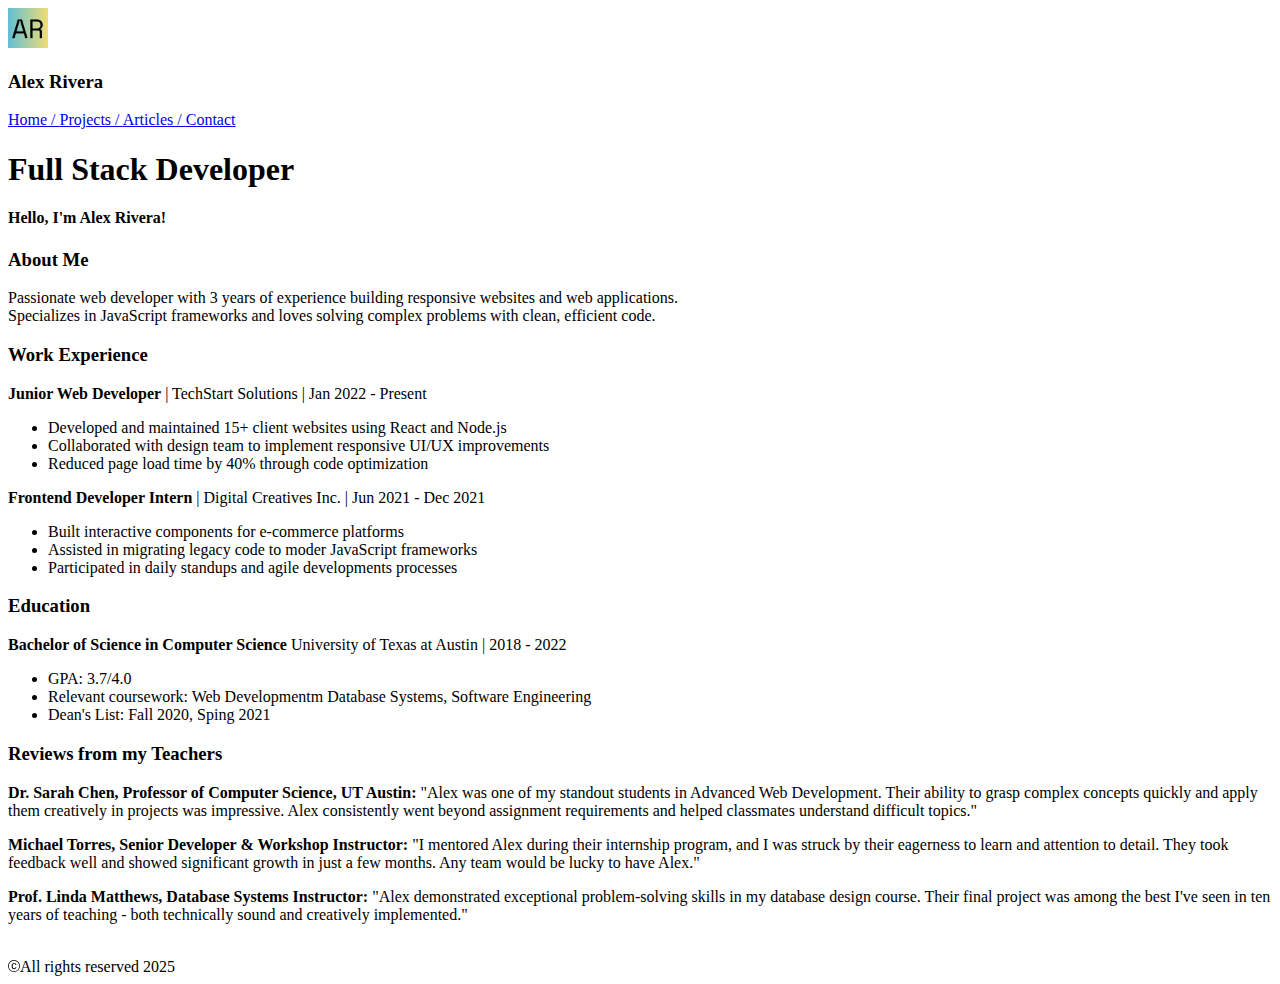
<file: index.html>
<!DOCTYPE html>
<html lang="en">
<head>
    
    <meta charset="UTF-8">
    <meta name="viewport" content="width=device-width, initial-scale=1.0">
    <!--SEO meta tags-->
    <meta name="description" content="Basic Page/CV of Alex Rivera">
    <meta name="author" content="Victoria Andrade">
    <meta name="robots" content="index, follow">
    <title>Full Stack Web Developer - Basic Webpage</title>

    <!--OG tags (social media)-->
    <meta property="og:title" content="Alex Rivera Basic Webpage">
    <meta property="og:description" content="View my professional experience, projects, and skills">
    <meta property="og:type" content="website">

    <!--Favicon-->
    <link rel="icon" type='image/png' href="Alex Rivera.png">

    <!--Future Styles-->
    <!-- <link rel='stylesheet' href='styles.css'> -->
</head>
<body>
    <header>
        <img src="Alex Rivera.png" alt="Alex Rivera Logo" height="40px" width="40px">
        <h3>Alex Rivera</h3>
        <nav>
            <p><a href="index.html">Home / </a><a href="projects.html">Projects / </a>
            <a href="articles.html">Articles / </a><a href="contact.html">Contact</a></p>
        </nav>
    </header>
    <main>
        <div>
            <h1>Full Stack Developer</h1>
            <h4>Hello, I'm Alex Rivera!</h4>  
        </div>

        <div>
            <h3>About Me</h3>
            <p>Passionate web developer with 3 years of experience building responsive websites
             and web applications.<br/>Specializes in JavaScript frameworks and loves solving complex 
             problems with clean, efficient code.</p>
        </div>

        <div>
            <h3>Work Experience</h3>
            <div>
                <p><strong>Junior Web Developer</strong> | TechStart Solutions | 
                Jan 2022 - Present</p>
                <ul>
                    <li>Developed and maintained 15+ client websites using React and Node.js</li>
                    <li>Collaborated with design team to implement responsive UI/UX improvements</li>
                    <li>Reduced page load time by 40% through code optimization</li>
                </ul>   
            </div>
            <div>
              <p><strong>Frontend Developer Intern</strong> | Digital Creatives Inc. | 
                Jun 2021 - Dec 2021</p>
                <ul>
                    <li>Built interactive components for e-commerce platforms</li>
                    <li>Assisted in migrating legacy code to moder JavaScript frameworks</li>
                    <li>Participated in daily standups and agile developments processes</li>
                </ul>   
            </div>

        </div>

        <div>
            <h3>Education</h3>
            <p><strong>Bachelor of Science in Computer Science</strong>
            University of Texas at Austin | 2018 - 2022</p>
            <ul>
                <li>GPA: 3.7/4.0</li>
                <li>Relevant coursework: Web Developmentm Database Systems, Software Engineering</li>
                <li>Dean's List: Fall 2020, Sping 2021</li>
            </ul>
        </div>

        <div>
            <h3>Reviews from my Teachers</h3>
            <div>
                <p><strong>Dr. Sarah Chen, Professor of Computer Science, UT Austin:</strong>        
                "Alex was one of my standout students in Advanced Web Development. Their ability to grasp 
                complex concepts quickly and apply them creatively in projects was impressive. Alex consistently 
                went beyond assignment requirements and helped classmates understand difficult topics."</p>

                <p><strong>Michael Torres, Senior Developer & Workshop Instructor:</strong>        
                "I mentored Alex during their internship program, and I was struck by their eagerness to learn and 
                attention to detail. They took feedback well and showed significant growth in just a few months. Any 
                team would be lucky to have Alex."</p>

                <p><strong>Prof. Linda Matthews, Database Systems Instructor:</strong>        
                "Alex demonstrated exceptional problem-solving skills in my database design course. Their final project 
                was among the best I've seen in ten years of teaching - both technically sound and creatively implemented."</p>
            </div>
        </div>
        <br>
    </main>
    <footer>
        <svg xmlns="http://www.w3.org/2000/svg" width="12" height="12" fill="currentColor" class="bi bi-c-circle" viewBox="0 0 16 16">
            <path d="M1 8a7 7 0 1 0 14 0A7 7 0 0 0 1 8m15 0A8 8 0 1 1 0 8a8 8 0 0 1 16 0M8.146 4.992c-1.212 0-1.927.92-1.927 2.502v1.06c0 1.571.703 2.462 1.927 2.462.979 0 1.641-.586 1.729-1.418h1.295v.093c-.1 1.448-1.354 2.467-3.03 2.467-2.091 0-3.269-1.336-3.269-3.603V7.482c0-2.261 1.201-3.638 3.27-3.638 1.681 0 2.935 1.054 3.029 2.572v.088H9.875c-.088-.879-.768-1.512-1.729-1.512"/>
        </svg>All rights reserved 2025
    </footer>
    
</body>
</html>
</file>
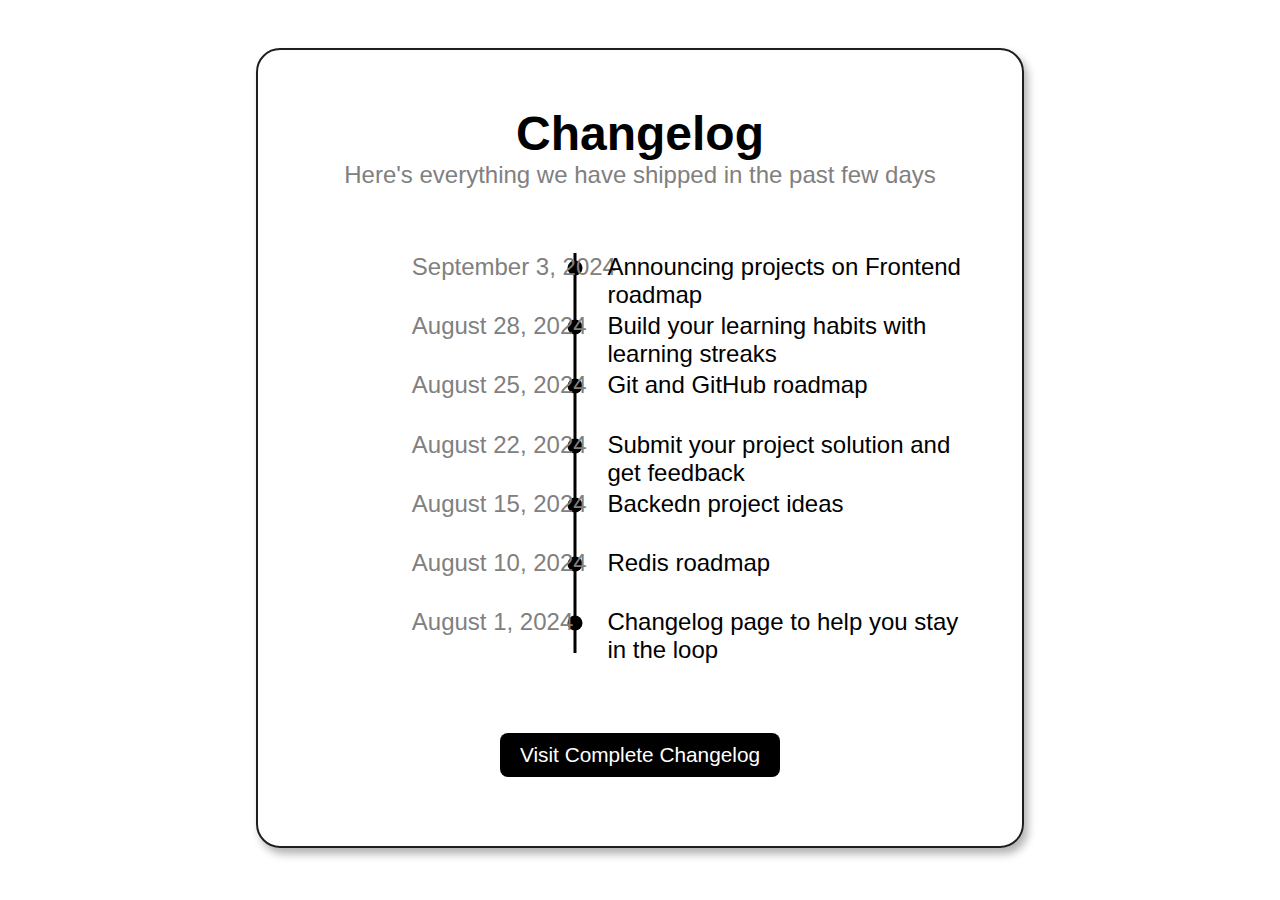
<file: Frontend Projects/Changelog Component/index.html>
<!DOCTYPE html>
<html lang="en">
<head>
    <meta charset="UTF-8">
    <meta name="viewport" content="width=device-width, initial-scale=1.0">
    <title>Changelog Component</title>

    <link rel="stylesheet" href="styles.css">
</head>
<body>
    <div class="main-container">
        <header>
            <h1>Changelog</h1>
            <p>Here's everything we have shipped in the past few days</p>
        </header>

        <main>
            <div class="container">
                <div class="content">
                    <p class="date">September 3, 2024</p>
                    <p class="change">Announcing projects on Frontend roadmap</p>
                </div>

                <div class="content">
                    <p class="date">August 28, 2024</p>
                    <p class="change">Build your learning habits with learning streaks</p>
                </div>

                <div class="content">
                    <p class="date">August 25, 2024</p>
                    <p class="change">Git and GitHub roadmap</p>
                </div>

                <div class="content">
                    <p class="date">August 22, 2024</p>
                    <p class="change">Submit your project solution and get feedback</p>
                </div>

                <div class="content">
                    <p class="date">August 15, 2024</p>
                    <p class="change">Backedn project ideas</p>
                </div>

                <div class="content">
                    <p class="date">August 10, 2024</p>
                    <p class="change">Redis roadmap</p>
                </div>

                <div class="content">
                    <p class="date">August 1, 2024</p>
                    <p class="change">Changelog page to help you stay in the loop</p>
                </div>
            </div>

            <button>Visit Complete Changelog</button>
        </main>
    </div>
    
    
</body>
</html>
</file>
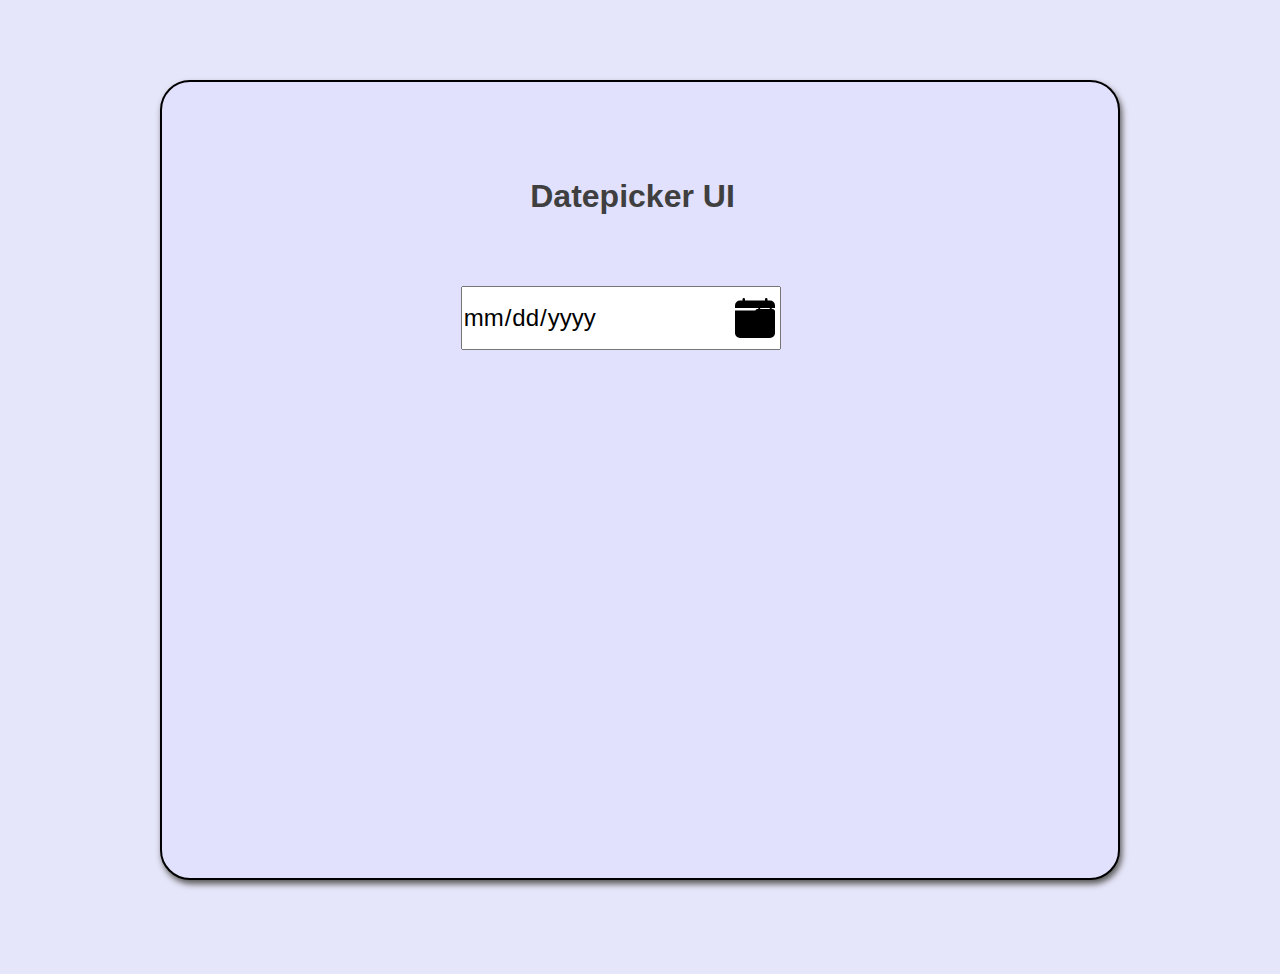
<file: Frontend Projects/Datepicker UI/index.html>
<!DOCTYPE html>
<html lang="en">
<head>
    <meta charset="UTF-8">
    <meta name="viewport" content="width=device-width, initial-scale=1.0">
    <title>Datepicker UI</title>
    <link rel="stylesheet" href="styles.css">
</head>
<body>
    <main>
        <div class="main-container">
            <h2>Datepicker UI</h2>

            <div class="container">
                <div class="cal-input">
                    <input type="date" id="date" name="date">
                    <svg xmlns="http://www.w3.org/2000/svg" width="16" height="16" fill="currentColor" class="bi bi-calendar-fill" viewBox="0 0 16 16">
                     <path d="M3.5 0a.5.5 0 0 1 .5.5V1h8V.5a.5.5 0 0 1 1 0V1h1a2 2 0 0 1 2 2v11a2 2 0 0 1-2 2H2a2 2 0 0 1-2-2V5h16V4H0V3a2 2 0 0 1 2-2h1V.5a.5.5 0 0 1 .5-.5"/>
                    </svg>
                </div>
            </div>

        </div>
        
    </main>
</body>
</html>
</file>
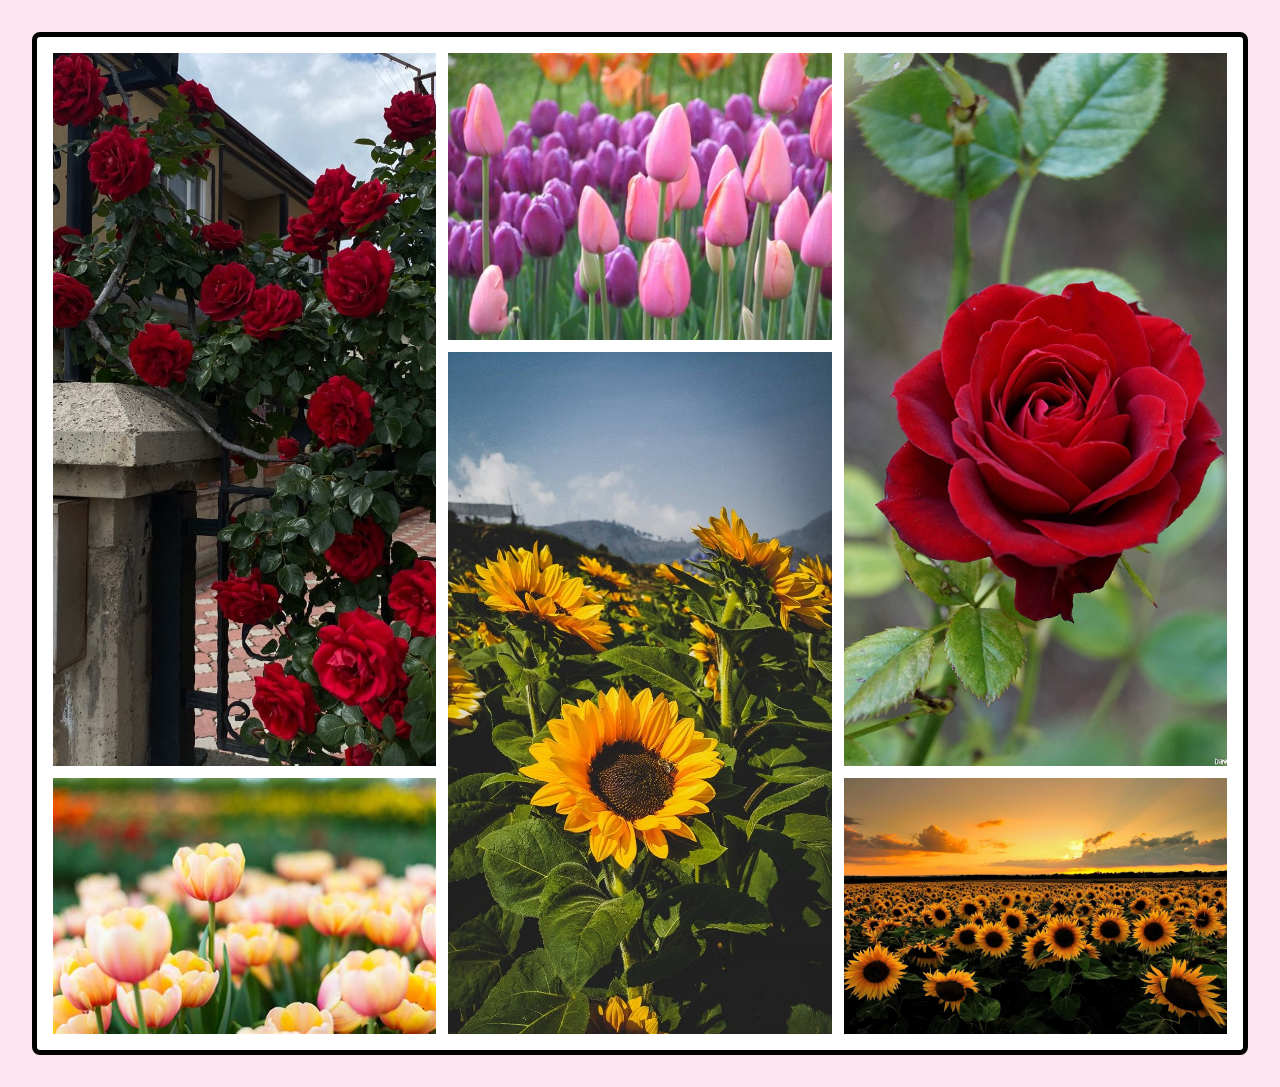
<file: Frontend Projects/Image Grid Layout/index.html>
<!DOCTYPE html>
<html lang="en">
<head>
    <meta charset="UTF-8">
    <meta name="viewport" content="width=device-width, initial-scale=1.0">
    <title>Image Grid Layout</title>
    <link rel="stylesheet" href="styles.css">
</head>
<body>

    <main>
        <div class="grid-container">
            <img src="Images/gateway-with-roses.jpg" alt="Gateway full of roses" 
            style="grid-area: img1" >
            <img src="Images/kinda-pink-tulips.jpg" alt="Tulips pink-orangeish" 
            style="grid-area: img2" >
            <img src="Images/beautiful-tulips.jpg" alt="Beautiful pink and purple tulips" 
            style="grid-area: img3" >
            <img src="Images/sunflower-2026-2.jpg" alt="Astonishing sunflowers in a montain" 
            style="grid-area: img4">
            <img src="Images/single-rose.jpg" alt="A single gorgeous red rose" 
            style="grid-area: img5" >
            <img src="Images/sunflower-field.jpg" alt="An amazing sunflower field" 
            style="grid-area: img6" >
        </div>
    </main>
    
</body>
</html>
</file>
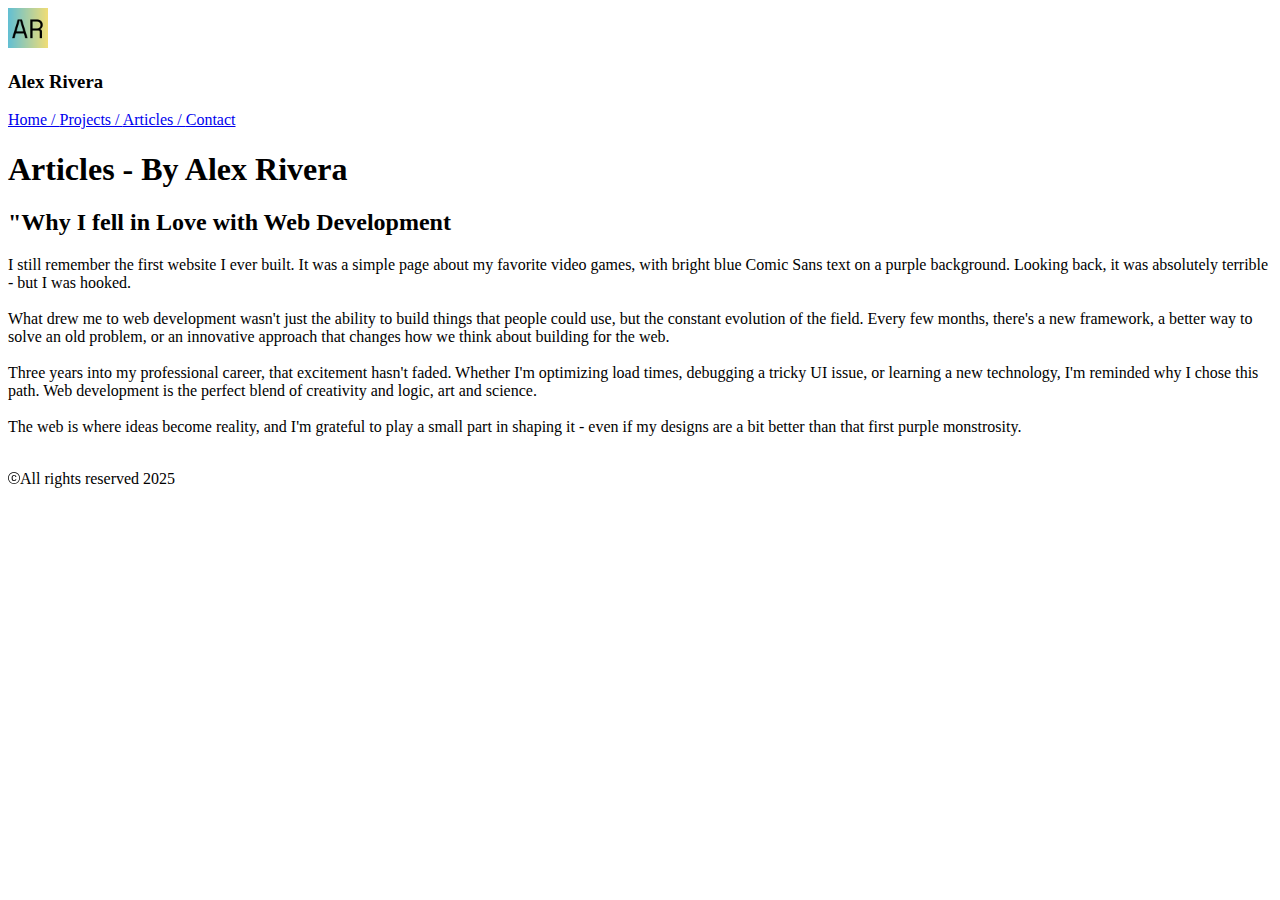
<file: articles.html>
<!DOCTYPE html>
<html lang="en">
<head>
    <meta charset="UTF-8">
    <meta name="viewport" content="width=device-width, initial-scale=1.0">
    <!--SEO meta tags-->
    <meta name="description" content="Articles written by Alex Rivera">
    <meta name="author" content="Victoria Andrade">
    <meta name="robots" content="index, follow">
    <title>Articles by Alex Rivera</title>

    <!--OG tags (social media)-->
    <meta property="og:title" content="Articles by Alex Rivera - My journey">
    <meta property="og:description" content="Stories by Alex Rivera">
    <meta property="og:type" content="website">

    <!--Favicon-->
    <link rel="icon" type='image/png' href="Alex Rivera.png">

    <!--Future Styles-->
    <!-- <link rel='stylesheet' href='styles.css'> -->
</head>
<body>
    <header>
        <img src="Alex Rivera.png" alt="Alex Rivera Logo" height="40px" width="40px">
        <h3>Alex Rivera</h3>
        <nav>
            <p><a href="index.html">Home / </a><a href="projects.html">Projects / </a>
            <a href="articles.html">Articles / </a><a href="contact.html">Contact</a></p>
        </nav>
    </header>

    <main>
        <h1>Articles - By Alex Rivera</h1>
        <div>
            <h2>"Why I fell in Love with Web Development</h2>
            <p>I still remember the first website I ever built. It was a simple page about 
            my favorite video games, with bright blue Comic Sans text on a purple background. 
            Looking back, it was absolutely terrible - but I was hooked.<br><br> What drew me to web 
            development wasn't just the ability to build things that people could use, but the 
            constant evolution of the field. Every few months, there's a new framework, a better 
            way to solve an old problem, or an innovative approach that changes how we think about 
            building for the web.<br><br>Three years into my professional career, that excitement 
            hasn't faded. Whether I'm optimizing load times, debugging a tricky UI issue, or learning 
            a new technology, I'm reminded why I chose this path. Web development is the perfect blend 
            of creativity and logic, art and science.<br><br>The web is where ideas become reality, and 
            I'm grateful to play a small part in shaping it - even if my designs are a bit better than 
            that first purple monstrosity. </p>
        </div>
    </main>
    <br>
    <footer>
        <svg xmlns="http://www.w3.org/2000/svg" width="12" height="12" fill="currentColor" class="bi bi-c-circle" viewBox="0 0 16 16">
            <path d="M1 8a7 7 0 1 0 14 0A7 7 0 0 0 1 8m15 0A8 8 0 1 1 0 8a8 8 0 0 1 16 0M8.146 4.992c-1.212 0-1.927.92-1.927 2.502v1.06c0 1.571.703 2.462 1.927 2.462.979 0 1.641-.586 1.729-1.418h1.295v.093c-.1 1.448-1.354 2.467-3.03 2.467-2.091 0-3.269-1.336-3.269-3.603V7.482c0-2.261 1.201-3.638 3.27-3.638 1.681 0 2.935 1.054 3.029 2.572v.088H9.875c-.088-.879-.768-1.512-1.729-1.512"/>
        </svg>All rights reserved 2025
    </footer>
</body>
</html>
</file>
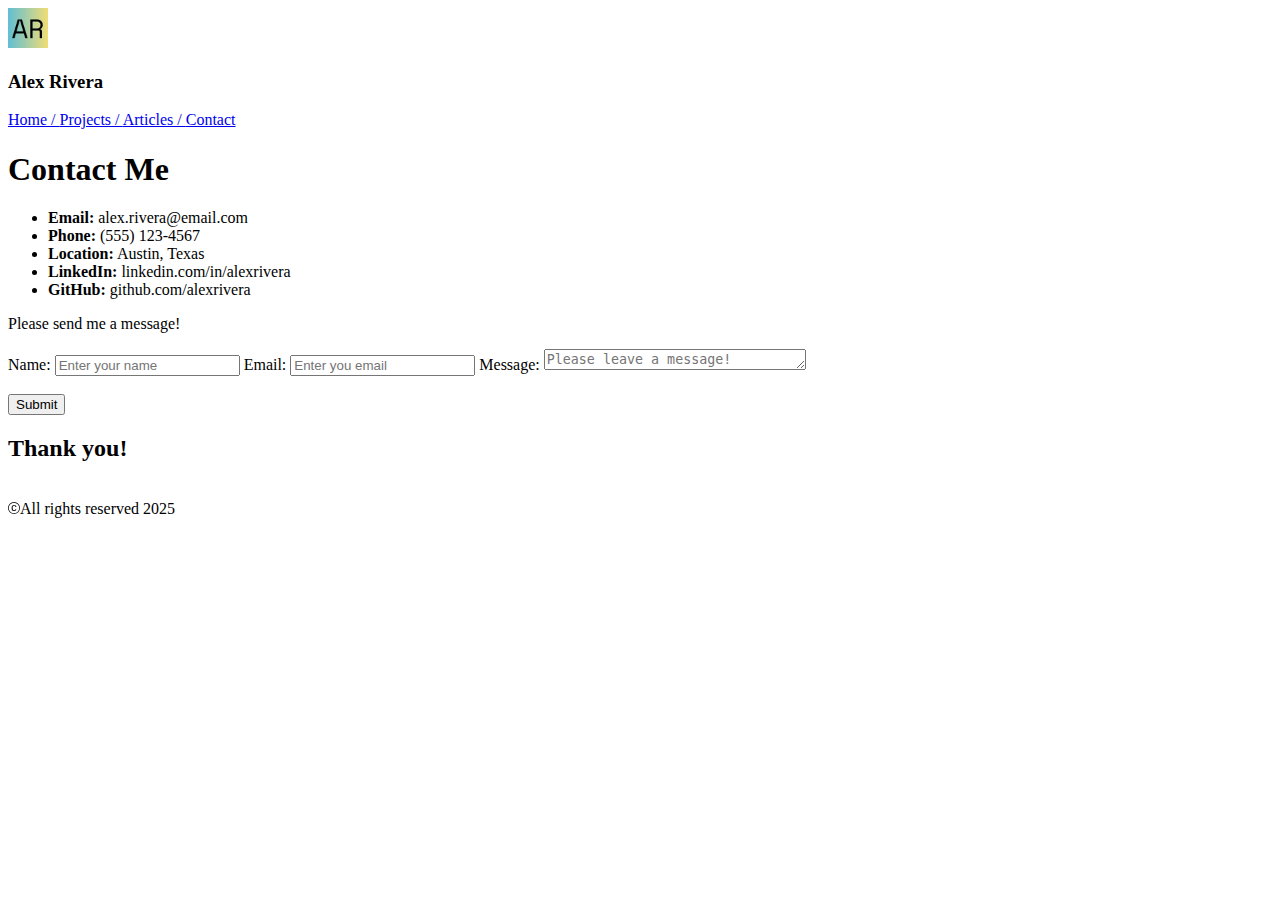
<file: contact.html>
<!DOCTYPE html>
<html lang="en">
<head>
    <meta charset="UTF-8">
    <meta name="viewport" content="width=device-width, initial-scale=1.0">
    <!--SEO meta tags-->
    <meta name="description" content="Contact Alex Rivera - Get in touch">
    <meta name="author" content="Victoria Andrade">
    <meta name="robots" content="index, follow">
    <title>Contact - Alex Rivera</title>

    <!--OG tags (social media)-->
    <meta property="og:title" content="Contact">
    <meta property="og:description" content="Get in touch for opportunities and inquiries">

    <!--Favicon-->
    <link rel="icon" type='image/png' href="Alex Rivera.png">

    <!--Future Styles-->
    <!-- <link rel='stylesheet' href='styles.css'> -->
</head>
<body>
    <header>
        <img src="Alex Rivera.png" alt="Alex Rivera Logo" height="40px" width="40px">
        <h3>Alex Rivera</h3>
        <nav>
            <p><a href="index.html">Home / </a><a href="projects.html">Projects / </a>
            <a href="articles.html">Articles / </a><a href="contact.html">Contact</a></p>
        </nav>
    </header>

    <main>
        <div>
            <h1>Contact Me</h1>
            <ul>
                <li><strong>Email:</strong> alex.rivera@email.com</li>
                <li><strong>Phone:</strong> (555) 123-4567</li>
                <li><strong>Location:</strong> Austin, Texas</li>
                <li><strong>LinkedIn:</strong> linkedin.com/in/alexrivera</li>
                <li><strong>GitHub:</strong> github.com/alexrivera</li>
            </ul>
        </div>
        <div>
            <p>Please send me a message!</p>
        </div>
        <div>
            <form action="">
                <label for="name">Name:</label>
                <input type="text" name="name" id="name" placeholder="Enter your name">

                <label for="email">Email:</label>
                <input type="email" name="email" id="email" required placeholder="Enter you email">
        
                <label for="message">Message:</label>
                <textarea name="message" id="message" rows="1" cols="30"
                placeholder="Please leave a message!"></textarea>
                <br><br>
                <input type="submit" value="Submit" id="submit">
            </form>
        </div>
        <h2>Thank you!</h2>
        <br>
    </main>
    <footer>
        <svg xmlns="http://www.w3.org/2000/svg" width="12" height="12" fill="currentColor" class="bi bi-c-circle" viewBox="0 0 16 16">
            <path d="M1 8a7 7 0 1 0 14 0A7 7 0 0 0 1 8m15 0A8 8 0 1 1 0 8a8 8 0 0 1 16 0M8.146 4.992c-1.212 0-1.927.92-1.927 2.502v1.06c0 1.571.703 2.462 1.927 2.462.979 0 1.641-.586 1.729-1.418h1.295v.093c-.1 1.448-1.354 2.467-3.03 2.467-2.091 0-3.269-1.336-3.269-3.603V7.482c0-2.261 1.201-3.638 3.27-3.638 1.681 0 2.935 1.054 3.029 2.572v.088H9.875c-.088-.879-.768-1.512-1.729-1.512"/>
        </svg>All rights reserved 2025
    </footer>
</body>
</html>
</file>
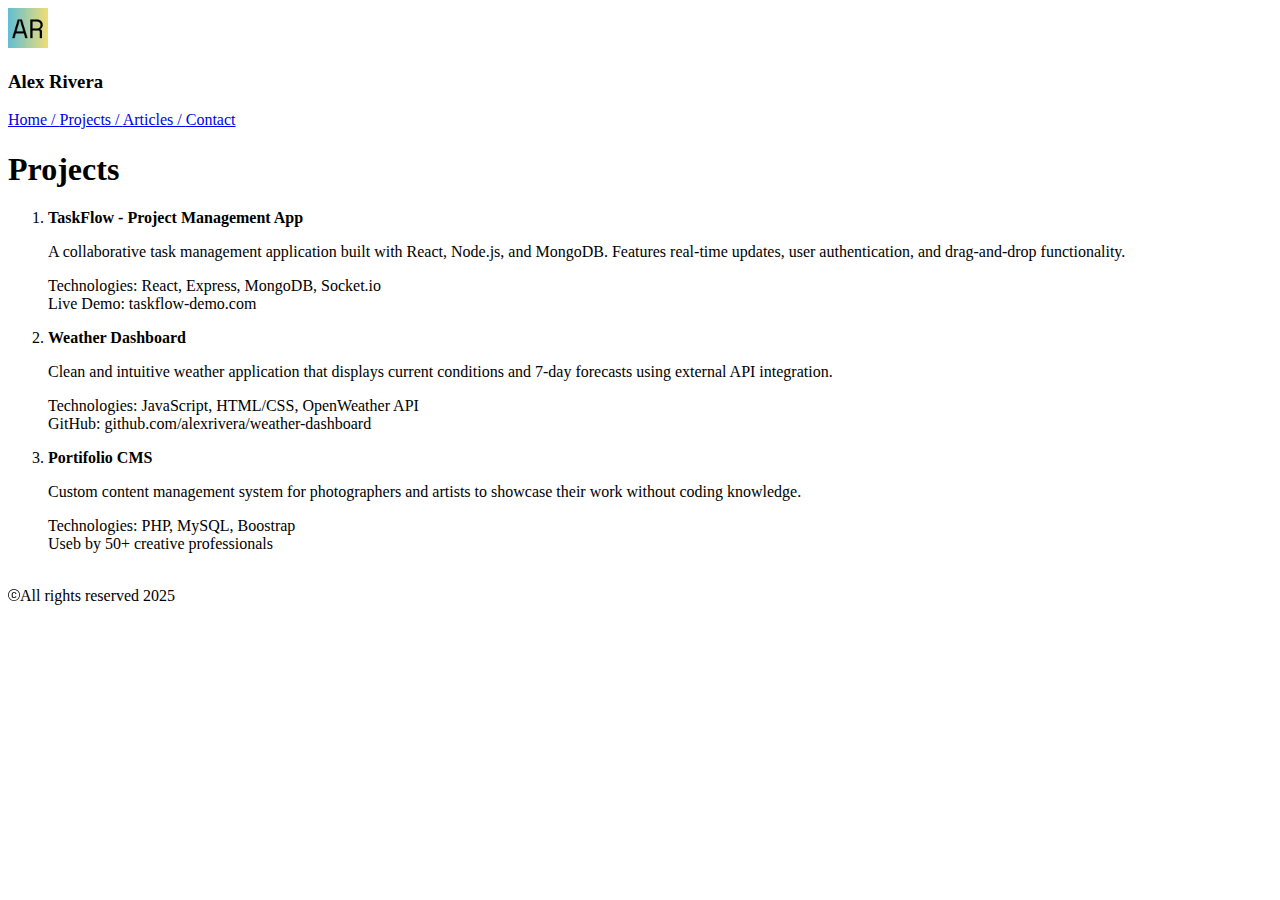
<file: projects.html>
<!DOCTYPE html>
<html lang="en">
<head>
    <meta charset="UTF-8">
    <meta name="viewport" content="width=device-width, initial-scale=1.0">

    <!--SEO meta tags-->
    <meta name="description" content="Portifolio of software projects by Alex Rivera">
    <meta name="author" content="Victoria Andrade">
    <meta name="robots" content="index, follow">
    <title>Projects by Alex Rivera</title>
    <!--OG tags (social media)-->
    <meta property="og:title" content="Alex Rivera full stack projects">
    <meta property="og:description" content="View my professional projects">
    <meta property="og:type" content="website">

    <!--Favicon-->
    <link rel="icon" type='image/png' href="Alex Rivera.png">

    <!--Future Styles-->
    <!-- <link rel='stylesheet' href='styles.css'> -->
</head>
<body>
    <header>
        <img src="Alex Rivera.png" alt="Alex Rivera Logo" height="40px" width="40px">
        <h3>Alex Rivera</h3>
        <nav>
            <p><a href="index.html">Home / </a><a href="projects.html">Projects / </a>
            <a href="articles.html">Articles / </a><a href="contact.html">Contact</a></p>
        </nav>
    </header>

    <main>
        <h1>Projects</h1>
        <ol>
            <li><strong>TaskFlow - Project Management App</strong></li>
            <p>A collaborative task management application built with React, Node.js, and MongoDB. 
            Features real-time updates, user authentication, and drag-and-drop functionality.</p>
            <p>Technologies: React, Express, MongoDB, Socket.io<br>Live Demo: taskflow-demo.com</p>

            <li><strong>Weather Dashboard</strong></li>
            <p>Clean and intuitive weather application that displays current conditions and 7-day 
            forecasts using external API integration.</p>
            <p>Technologies: JavaScript, HTML/CSS, OpenWeather API<br>GitHub: github.com/alexrivera/weather-dashboard</p>

            <li><strong>Portifolio CMS</strong></li>
            <p>Custom content management system for photographers and artists to showcase their work 
            without coding knowledge.</p>
            <p>Technologies: PHP, MySQL, Boostrap<br>Useb by 50+ creative professionals</p>
        </ol>
    </main>
    <br>
    <footer>
        <svg xmlns="http://www.w3.org/2000/svg" width="12" height="12" fill="currentColor" class="bi bi-c-circle" viewBox="0 0 16 16">
            <path d="M1 8a7 7 0 1 0 14 0A7 7 0 0 0 1 8m15 0A8 8 0 1 1 0 8a8 8 0 0 1 16 0M8.146 4.992c-1.212 0-1.927.92-1.927 2.502v1.06c0 1.571.703 2.462 1.927 2.462.979 0 1.641-.586 1.729-1.418h1.295v.093c-.1 1.448-1.354 2.467-3.03 2.467-2.091 0-3.269-1.336-3.269-3.603V7.482c0-2.261 1.201-3.638 3.27-3.638 1.681 0 2.935 1.054 3.029 2.572v.088H9.875c-.088-.879-.768-1.512-1.729-1.512"/>
        </svg>All rights reserved 2025
    </footer>
</body>
</html>
</file>
<file: Frontend Projects/Changelog Component/styles.css>
* {
  margin: 0;
  padding: 0;
  box-sizing: border-box;
}

.main-container {
  margin: 3rem auto;
  padding: 3.5em;
  border: 2px solid rgb(30, 30, 30);
  border-radius: 24px;
  box-shadow: 4px 6px 8px rgba(0, 0, 0, 0.3);
  width: 60%;
  height: 50em;
  display: flex;
  flex-direction: column;
  gap: 4rem;
}

header h1 {
  font-weight: 600;
  font-family: "Segoe UI", Tahoma, Geneva, Verdana, sans-serif;
  font-size: 3rem;
  text-align: center;
}

p {
  font-size: 1.5rem;
  font-family: sans-serif;
}

header p {
  color: grey;
  text-align: center;
}

.container {
  height: 30rem;
  position: relative;
}

.container::before {
  content: "";
  position: absolute;
  left: 40%;
  top: 0;
  bottom: 0;
  width: 3px;
  background-color: #000000;
  transform: translateX(-50%);
  max-height: 400px;
}

.container .content {
  display: flex;
  gap: 3rem;
  justify-content: center;
  position: relative;
  margin-bottom: 3.7rem;
}

.container .content::before {
  content: "";
  position: absolute;
  left: 40%;
  top: 50%;
  width: 15px;
  height: 15px;
  background-color: #000;
  border-radius: 50%;
  transform: translate(-50%, 50%);
}

.container .change {
  position: absolute;
  left: 45%;
}

.container .date {
  color: grey;
  position: absolute;
  left: 15%;
}

button {
  font-size: 1.3rem;
  padding: 10px 20px;
  border-radius: 8px;
  border: none;
  color: white;
  background-color: black;
  margin: 0 auto;
  display: flex;
  justify-content: center;
}

@media (max-width: 768px) {
  .main-container {
    width: 85%;
    height: 50rem;
    gap: 3rem;
  }

  .container .content {
    display: block !important;
    padding: 1rem 0 1rem 2rem;
    margin-bottom: 1.6rem;
  }

  .container .content::before {
    left: 0;
    top: 1rem;
  }

  .container::before {
    left: 0rem;
    max-height: 460px;
  }

  .container .date,
  .container .change {
    display: block !important;
    margin-left: 0.5rem;
  }

  .container .change {
    margin-top: 0.5rem;
  }

  header h1 {
    font-size: 2.8rem;
  }

  p {
    font-size: 1.2rem;
  }

  button {
    margin: 2.8rem auto;
  }
}

@media (max-width: 480px) {
  .main-container {
    width: 95%;
    padding: 1.5em;
    gap: 2.5rem;
  }

  .container .content {
    display: block !important;
    padding: 1rem 0 1rem 1.4rem;
    margin-bottom: 1.4rem;
  }

  .container .content::before {
    left: 0;
    top: 1rem;
  }

  .container::before {
    left: 0rem;
    max-height: 440px;
  }

  .container .date,
  .container .change {
    display: block !important;
    margin-left: 0.5rem;
  }

  .container .change {
    margin-top: 0.5rem;
  }

  header h1 {
    font-size: 2.5rem;
  }

  p {
    font-size: 1.1rem;
  }

  button {
    font-size: 1rem;
    padding: 10px 20px;
    border-radius: 8px;
    border: none;
    color: white;
    background-color: black;
    margin: 0.5rem auto;
    display: flex;
    justify-content: center;
  }
}

@media (max-width: 412px) {
  .main-container {
    width: 95%;
    height: auto;
    gap: 2rem;
  }

  .container .content {
    display: block !important;
    padding: 1rem 0 1rem 1.4rem;
    margin-bottom: 1.5rem;
  }

  .container .content::before {
    left: 0;
    top: 1rem;
  }

  .container::before {
    left: 0rem;
    max-height: 460px;
  }

  .container .date,
  .container .change {
    display: block !important;
    margin-left: 0.5rem;
  }

  .container .change {
    margin-top: 0.5rem;
  }

  header h1 {
    font-size: 2.2rem;
  }

  p {
    font-size: 1rem;
  }

  button {
    font-size: 0.9rem;
    padding: 10px 20px;
    border-radius: 8px;
    border: none;
    color: white;
    background-color: black;
    margin: 2.8rem auto 0;
    display: flex;
    justify-content: center;
  }
}
</file>
<file: Frontend Projects/Datepicker UI/styles.css>
* {
    margin: 0;
    padding: 0;
    box-sizing: border-box;
}

body {
    background-color:lavender;
}

.main-container {
    display: flex;
    width: 60rem;
    height: 50rem;
    border: 2px solid black;
    justify-content: center;
    align-content: center;
    margin: 5rem auto;
    border-radius: 30px;
    box-shadow: 2px 4px 6px rgb(88, 88, 88);
    position: relative;
    background-color: rgb(225, 225, 254);
}

h2 {
    display: inline;
    position: relative;
    top: 12%;
    left: 17%;
    font-size: 2rem;
    color: rgb(63, 63, 63);
    font-family: Verdana, Geneva, Tahoma, sans-serif;
}

.container {
    padding: 10px;
}

.container svg {
    position: absolute;
    right: 6px;
    top: 50%;
    pointer-events: none;
    transform: translateY(-50%);
    width: 40px;
    height: 40px;
}

.cal-input {
    position: relative;
    display: inline-block;
    top: 25%;
    right: 38%;
}

.cal-input input {
    width: 20rem;
    height: 4rem;
    font-size: 24px;
    font-family: Verdana, Geneva, Tahoma, sans-serif;
}

.cal-input::-webkit-calendar-picker- {
    opacity: 0;
    position: absolute;
    right: 0;
    width: 30px;
    height: 100%;
    
}
</file>
<file: Frontend Projects/Image Grid Layout/styles.css>
* {
    margin: 0;
    padding: 0;
    box-sizing: border-box;
}

main {
    display: flex;
    justify-content: center;
    align-items: center;
    background-color: rgb(255, 228, 242);
    min-height: 100vh;
}

.grid-container {
    background-color: white;
    border: 5px solid black;
    border-radius: 8px;
    margin: 2em;
    padding: 1em;
    display: grid;
    max-width: 2100px;
    grid-template-areas: 
    'img1 img3 img5'
    'img1 img4 img5'
    'img2 img4 img6';
    gap: 0.75em;
}

img {
    object-fit: cover;
    object-position: center;
    height: 100%;
    width: 100%;
}

@media (max-width: 1024px) and (min-width: 768px) {
    .grid-container {
        grid-template-columns: 1fr 1fr;
        grid-template-areas: 
            'img1 img3'
            'img1 img4'
            'img2 img4'
            'img5 img5'
            'img6 img6';
    }
}

@media (max-width: 767px) {
    .grid-container {
        gap: 0.5em;
        grid-template-columns: 1fr;
        grid-template-areas: 
            'img1'
            'img3'
            'img5'
            'img2'
            'img4'
            'img6';
    }
}
</file>
